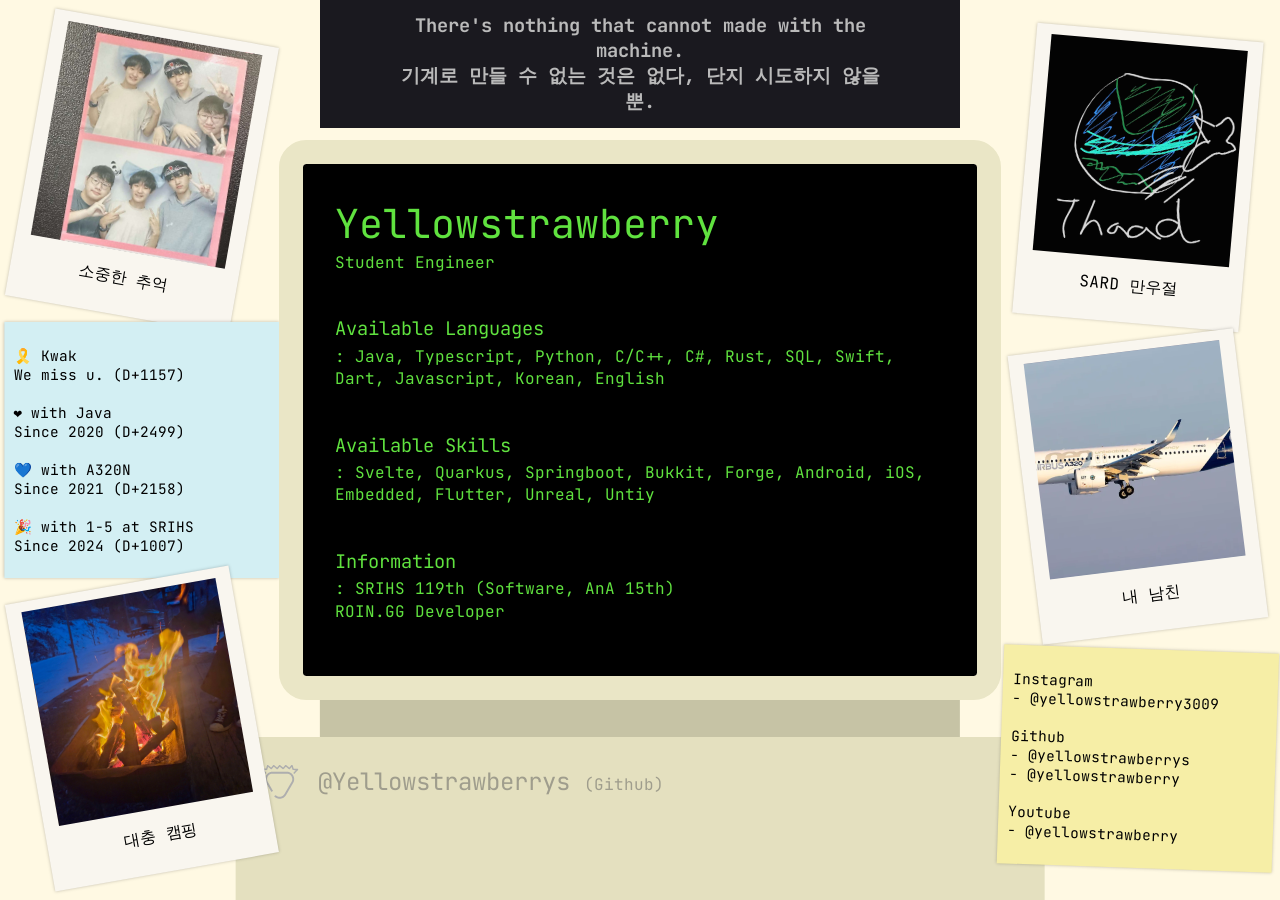
<file: index.html>
<!doctype html>
<html lang="en">
  <head>
    <meta charset="UTF-8" />
    <link rel="icon" type="image/svg+xml" href="/logo.svg" />
    <meta name="viewport" content="width=device-width, initial-scale=1.0" />
    <title>노랑딸기 | yellowstrawberry</title>
    <meta name="title" content="노랑딸기">
    <meta name="description" content="학생 소프트웨어 엔지니어">
    <meta name="keywords" content="개발자, 학생, 노랑딸기, yellowstrawberry, yst">
    <meta name="robots" content="nofollow">
    <meta http-equiv="Content-Type" content="text/html; charset=utf-8">
    <meta name="language" content="Korean">
    <script type="module" crossorigin src="/assets/index-DdBpiEhi.js"></script>
    <link rel="stylesheet" crossorigin href="/assets/index-L9ia_8eT.css">
  </head>
  <body>
    <div id="app"></div>

  </body>
</html>
</file>
<file: assets/index-L9ia_8eT.css>
@import"https://fonts.googleapis.com/css2?family=JetBrains+Mono:ital,wght@0,100..800;1,100..800&display=swap";#b{position:absolute;background-color:#1a191f;margin:0;padding:1% 5%;left:50%;transform:translate(-50%);color:#bababa;box-sizing:border-box;text-align:center}body{margin:0;font-family:JetBrains Mono,monospace;font-optical-sizing:auto;background-color:#fff9e3}#app{height:100vh;display:flex;justify-content:space-around;overflow:hidden}main{position:relative;width:100%;box-sizing:border-box;flex:.6;background-color:#000;margin:1rem 1rem 14rem;outline:1.5rem solid #EAE6C6;color:#60e23f;padding:2rem;max-width:47rem;align-self:end;border-radius:.2rem}main *{margin:0;font-weight:400;line-height:1.4}main>div{position:absolute;z-index:-1;left:50%;transform:translate(-50%)}#cphead{bottom:-15%;width:95%;height:12%;background-color:#c6c3a5}#cpbody{bottom:-57%;width:120%;height:45%;box-sizing:border-box;padding:3%;background-color:#e4e0bf}#logo{display:flex;align-items:center;color:#9f9d8d}#logo small{font-size:1rem}#logo img{float:left;height:3rem;filter:brightness(.8)}main h1{font-size:2.5rem}main h3+p{margin-top:.2rem}sidebar{flex:.19;display:flex;flex-flow:column;justify-content:space-around;box-sizing:border-box;padding:1.5rem 0}@media screen and (max-width: 768px){#b{width:100%}sidebar{display:none}main{flex:.9;padding:1rem;outline:1rem solid #EAE6C6}h1{font-size:1.8rem}h3{font-size:1rem}main h3+p{font-size:.9rem}#cpbody{width:110%}}.pic.svelte-1v34nh4{margin-left:50%;display:grid;justify-items:center;padding:.6rem;width:13rem;height:17rem;grid-template-rows:80% 20%;background-color:#f9f6ef;box-shadow:0 0 .2rem #00000040}#note.svelte-uw1lkg{width:16rem;padding:.6rem;box-shadow:0 0 .2rem #00000040;margin-left:50%}
</file>
